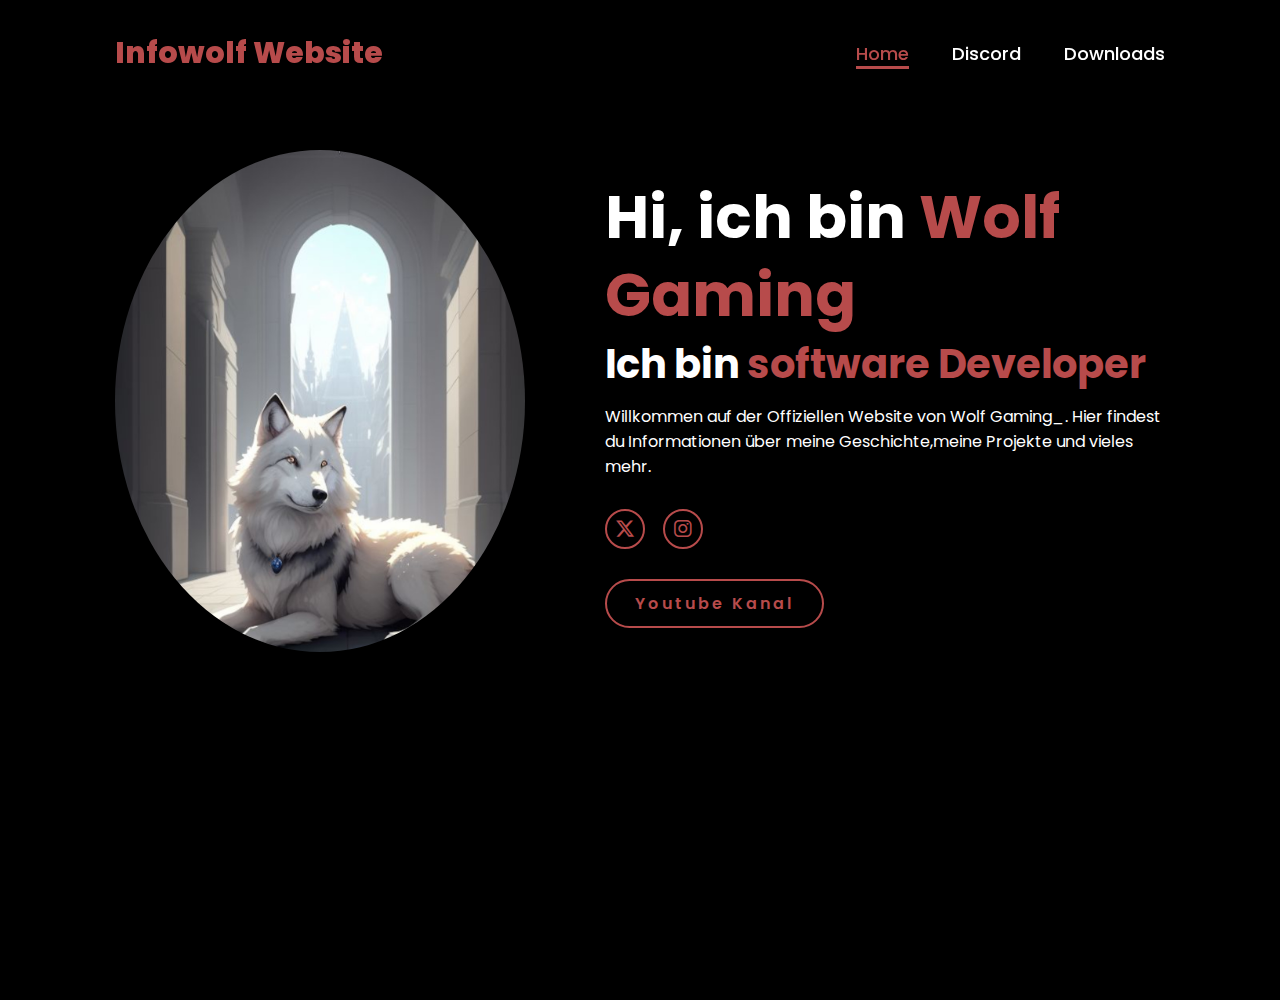
<file: index.html>
<!DOCTYPE html>
<html lang="en">
    
<head>
    <meta charset="UTF-8">
    <meta name="viewport" content="width=device-width, initial-scale=1.0">
    <link rel="stylesheet" href="https://cdnjs.cloudflare.com/ajax/libs/font-awesome/6.5.2/css/all.min.css">
    <link rel="stylesheet" href="style.css">
    <title>Infowolf Website</title>
</head>
<body>
    <header>
        <a href="#" class="logo">Infowolf Website</a>

        <nav>
            <a href="#" class="active"> Home</a>
            <a href="discord.html" >Discord</a>
            <a href="#" >Downloads</a>
        </nav>
    </header>
    <section class="home">
        <div class="home-img">
            <img src="main.jpg" alt="">
        </div>
        <div class="home-content">
            <h1>Hi, ich bin <span>Wolf Gaming</span></h1>
            <h3 class="typing-text">Ich bin <span></span></h3>
            <p>Willkommen auf der Offiziellen Website von Wolf Gaming_.
            Hier findest du Informationen über meine Geschichte,meine Projekte und vieles mehr.</p>
            <div class="social-icons">
                <!-- Twitter (X) link -->
                <a href="https://www.twitter.com" target="_blank"><i class="fa-brands fa-x-twitter"></i></a>
            
                <!-- Instagram link -->
                <a href="https://www.instagram.com" target="_blank"><i class="fa-brands fa-instagram"></i></a>
            </div>
            
            <a href="#" class="btn">Youtube Kanal</a>
        </div>
    </section>
</body>
</html>
</file>
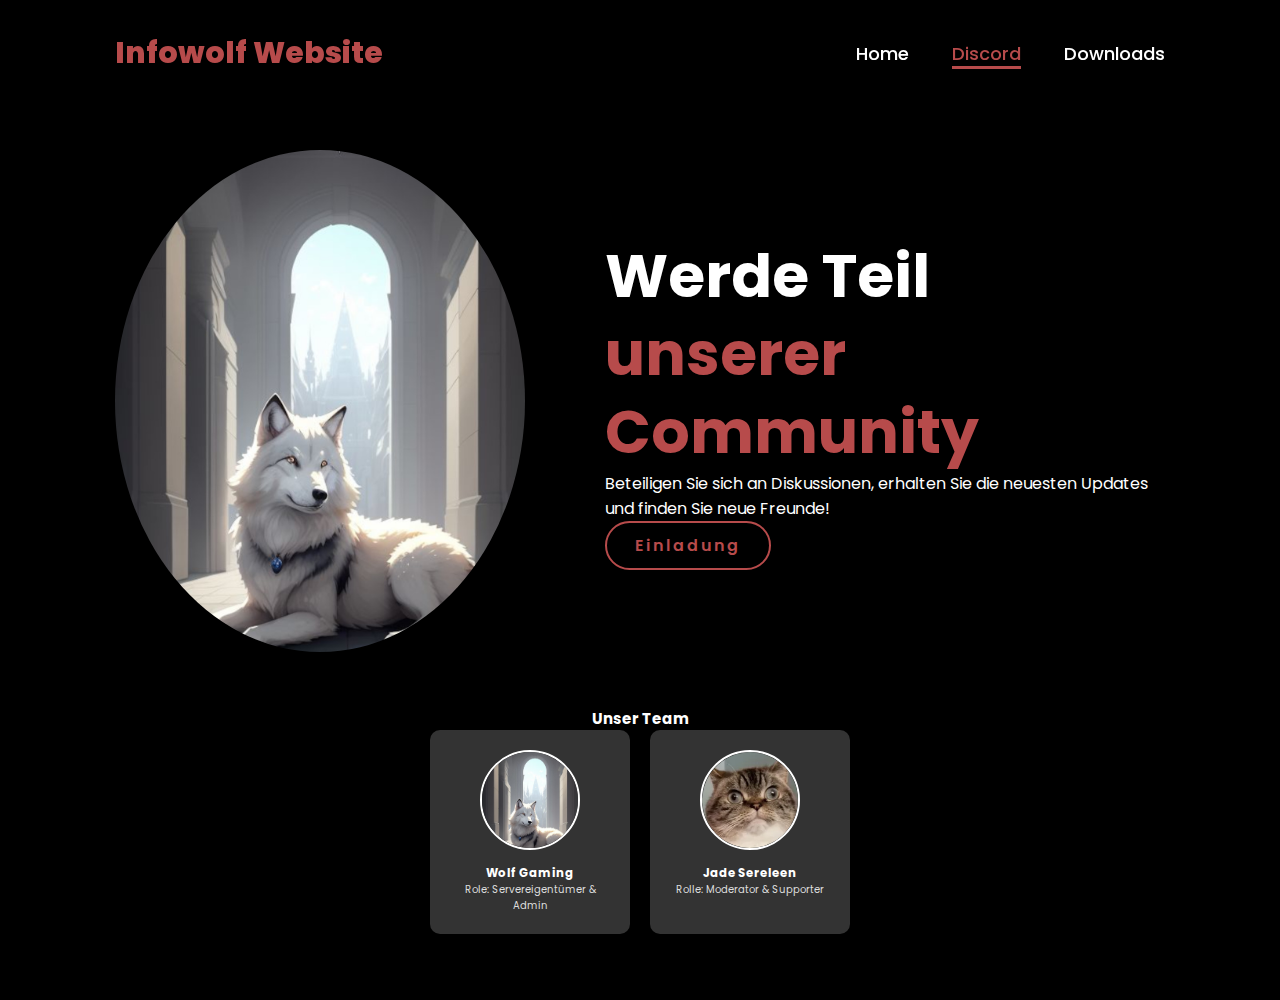
<file: discord.html>
<!DOCTYPE html>
<html lang="en">

<head>
    <meta charset="UTF-8">
    <meta name="viewport" content="width=device-width, initial-scale=1.0">
    <link rel="stylesheet" href="https://cdnjs.cloudflare.com/ajax/libs/font-awesome/6.5.2/css/all.min.css">
    <link rel="stylesheet" href="style.css">
    <title>Discord - Infowolf</title>
</head>

<body>
    <header>
        <a href="index.html" class="logo">Infowolf Website</a>
        <nav>
            <a href="index.html">Home</a>
            <a href="discord.html" class="active">Discord</a> <!-- Active on Discord page -->
            <a href="#">Downloads</a>
        </nav>
    </header>

    <!-- Discord Info Section -->
    <section class="home">
        <div class="home-img">
            <img src="main.jpg" alt="Discord Banner"> <!-- Keep a consistent banner -->
        </div>
        <div class="home-content">
            <h1>Werde Teil <span>unserer Community</span></h1>
            <p>Beteiligen Sie sich an Diskussionen, erhalten Sie die neuesten Updates und finden Sie neue Freunde!</p>
            <a href="https://discord.com" class="btn">Einladung</a>
        </div>
    </section>

    <!-- Staff Section (2 members) -->
    <section class="staff">
        <h2>Unser Team</h2>
        <div class="staff-members">
            <!-- Staff Member 1 -->
            <div class="staff-card">
                <img src="staff1.jpg" alt="Staff 1" class="staff-image">
                <h3>Wolf Gaming</h3>
                <p>Role: Servereigentümer & Admin</p>
            </div>

            <!-- Staff Member 2 -->
            <div class="staff-card">
                <img src="staff2.jpg" alt="Staff 2" class="staff-image">
                <h3>Jade Sereleen</h3>
                <p>Rolle: Moderator & Supporter</p>
            </div>
        </div>
    </section>

</body>

</html>
</file>
<file: style.css>
@import url('https://fonts.googleapis.com/css2?family=Poppins:wght@100;200;300;400;500;600&display=swap');

*{
    margin: 0;
    padding: 0;
    box-sizing: border-box;
    text-decoration: none;
    border: none;
    outline: none;
    font-family: 'Poppins', sans-serif;
}

html{
    font-size: 62.5%;
}

body{
    width: 100%;
    height: 100vh;
    overflow-x: hidden;
    background-color: black;
    color: white;
}

header{
    margin-top: 20px;
    position: fixed;
    top: 0;
    left: 0;
    width: 100%;
    padding: 1rem 9%;
    background-color: transparent;
    filter: drop-shadow(10px);
    display: flex;
    justify-content: space-between;
    align-items: center;
    z-index: 100;
}

.logo{
    font-size: 3rem;
    color: #b74b4b;
    font-weight: 800;
    cursor: pointer;
    transition: 0.5s ease;
}

.logo:hover{
    transform: scale(1.1);
}

nav a{
    font-size: 1.8rem;
    color: white;
    margin-left: 4rem;
    font-weight: 500;
    transition: 0.3s ease;
    border-bottom: 3px solid transparent;
}

nav a:hover,
nav a.active{
    color: #b74b4b;
    border-bottom: 3px solid #b74b4b;
}

@media(max-width:995px){
    nav{
        position: absolute;
        display: none;
        top: 0;
        right: 0;
        width: 40%;
        border-left: 3px solid #b74b4b;
        border-bottom: 3px solid #b74b4b;
        border-bottom-left-radius: 2rem;
        padding: 1rem solid;
        background-color: #161616;
        border-top: 0.1rem solid rgba(0,0,0,0.1);
    }

    nav.active{
        display: block;
    }

    nav a{
        display: block;
        font-size: 2rem;
        margin: 3rem 0;
    }

    nav a:hover,
    nav a.active{
        padding: 1rem;
        border-radius: 0.5rem;
        border-bottom: 0.5rem solid #b74b4b;
    }
}

section{
    padding: 5rem 9% 5rem;
}

.home{
    display: flex;
    justify-content: center;
    align-items: center;
    gap: 8rem;
    background-color: black;
    margin-top: 100px;
}

div.home-content{
padding:0;
}

.home .home-content h1{
    font-size: 6rem;
    font-weight: 700;
    line-height: 1.3;
}

span{
    color: #b74b4b;
}

.home-content h3{
    font-size: 4rem;
    margin-bottom: 1rem;
    font-weight: 700;
}

.home-content p{
    font-size: 1.6rem;
}

.home-img{
    border-radius: 50%;
}

.home-img img{
    position: relative;
    width: 32vw;
    border-radius: 50%;
    box-shadow: 0 0 25px solid #b74b4b;
    cursor: pointer;
    transition: 0.2s linear;
}

.home-img img:hover{
    font-size: 1.8rem;
    font-weight: 500;
}

.social-icons a{
    display: inline-flex;
    justify-content: center;
    align-items: center;
    width: 4rem;
    height: 4rem;
    background-color: transparent;
    border: 0.2rem solid #b74b4b;
    font-size: 2rem;
    border-radius: 50%;
    margin: 3rem 1.5rem 3rem 0;
    transition: 0.3s ease;
    color: #b74b4b;
}

.social-icons a:hover{
    color: black;
    transform: scale(1.3) translateY(-5px);
    background-color: #b74b4b;
    box-shadow: 0  0 25px #b74b4b;
}

.btn{
    display: inline-block;
    padding: 1rem 2.8rem;
    background-color: black;
    border-radius: 4rem;
    font-size: 1.6rem;
    color: #b74b4b;
    letter-spacing: 0.3rem;
    font-weight: 600;
    border: 2px solid #b74b4b;
    transition: 0.3s ease;
    cursor: pointer;
}

.btn:hover{
    transform: scale3d(1.03);
    background-color: #b74b4b;
    color: black;
    box-shadow: 0 0 25px #b74b4b;
}

.typing-text{
    font-size: 34px;
    font-weight: 600;
    min-width: 280px;
}

.typing-text span{
    position: relative;
}

.typing-text span::before{
    content: "software Developer";
    color: #b74b4b;
    animation: words 20s infinite;
}

.typing-text span::after{
    content: "";
    background-color: black;
    position: absolute;
    width: calc(100% + 8px);
    height: 100%;
    border-left: 3px solid black;
    right: -8;
    animation: cursor 0.6s infinite;
}

@keyframes cursor{
    to{
        border-left: 3px solid #b74b4b;
    }
}

@keyframes words{
    0%, 20%{
        content: "Youtuber";
    }
    21%, 40%{
        content: "Individualist";
    }
    41%, 60%{
        content: "Technikaffin";
    }
    61%, 80%{
        content: "Kreativer Hobbyist";
    }
    81%, 100%{
        content: "Leidenschaftlicher Gamer";
    }
}

@media (max-width: 1000px){
    .home{
        gap: 4rem;
    }
}

@media(max-width:995px){
    .home{
        flex-direction: column;
        margin: 5rem 4rem;
    }

    .home .home-content h3{
        font-size: 2.5rem;
    }

    .home-content h1{
        font-size: 5rem;
    }

    .home-img img{
        width: 70vw;
        margin-top: 4rem;
    }
}


  /* Staff Section */
.staff {
    padding: 30px 20px; /* Adjusted padding */
    margin-top: -30px;  /* Move section up */
    text-align: center;
}

.staff-members {
    display: flex;
    justify-content: center;
    gap: 20px;
}

.staff-card {
    background-color: #333; /* Dark background for contrast */
    padding: 20px;
    border-radius: 10px;
    text-align: center;
    width: 200px;
    box-shadow: 0 4px 8px rgba(0, 0, 0, 0.1);
    color: #fff;
    transition: transform 0.3s, box-shadow 0.3s, border 0.3s;
}

/* Staff Image Styling - Ensure it's circular and consistent */
.staff-image {
    width: 100px;
    height: 100px;
    border-radius: 50%; /* Make the image circular */
    margin-bottom: 10px;
    object-fit: cover;  /* Ensures the image fits within the circle without distortion */
    border: 2px solid #fff; /* Optional: Adds a white border for better contrast */
}

/* Hover Effect with Red Theme */
.staff-card:hover {
    transform: scale(1.05); /* Slight zoom on hover */
    box-shadow: 0 8px 16px rgba(255, 0, 0, 0.5); /* Red shadow on hover */
    border: 2px solid #ff0000; /* Red border on hover */
}

.staff-card h3 {
    color: #fff; /* White for name */
}

.staff-card p {
    color: #ddd; /* Light grey for role */
}
</file>
